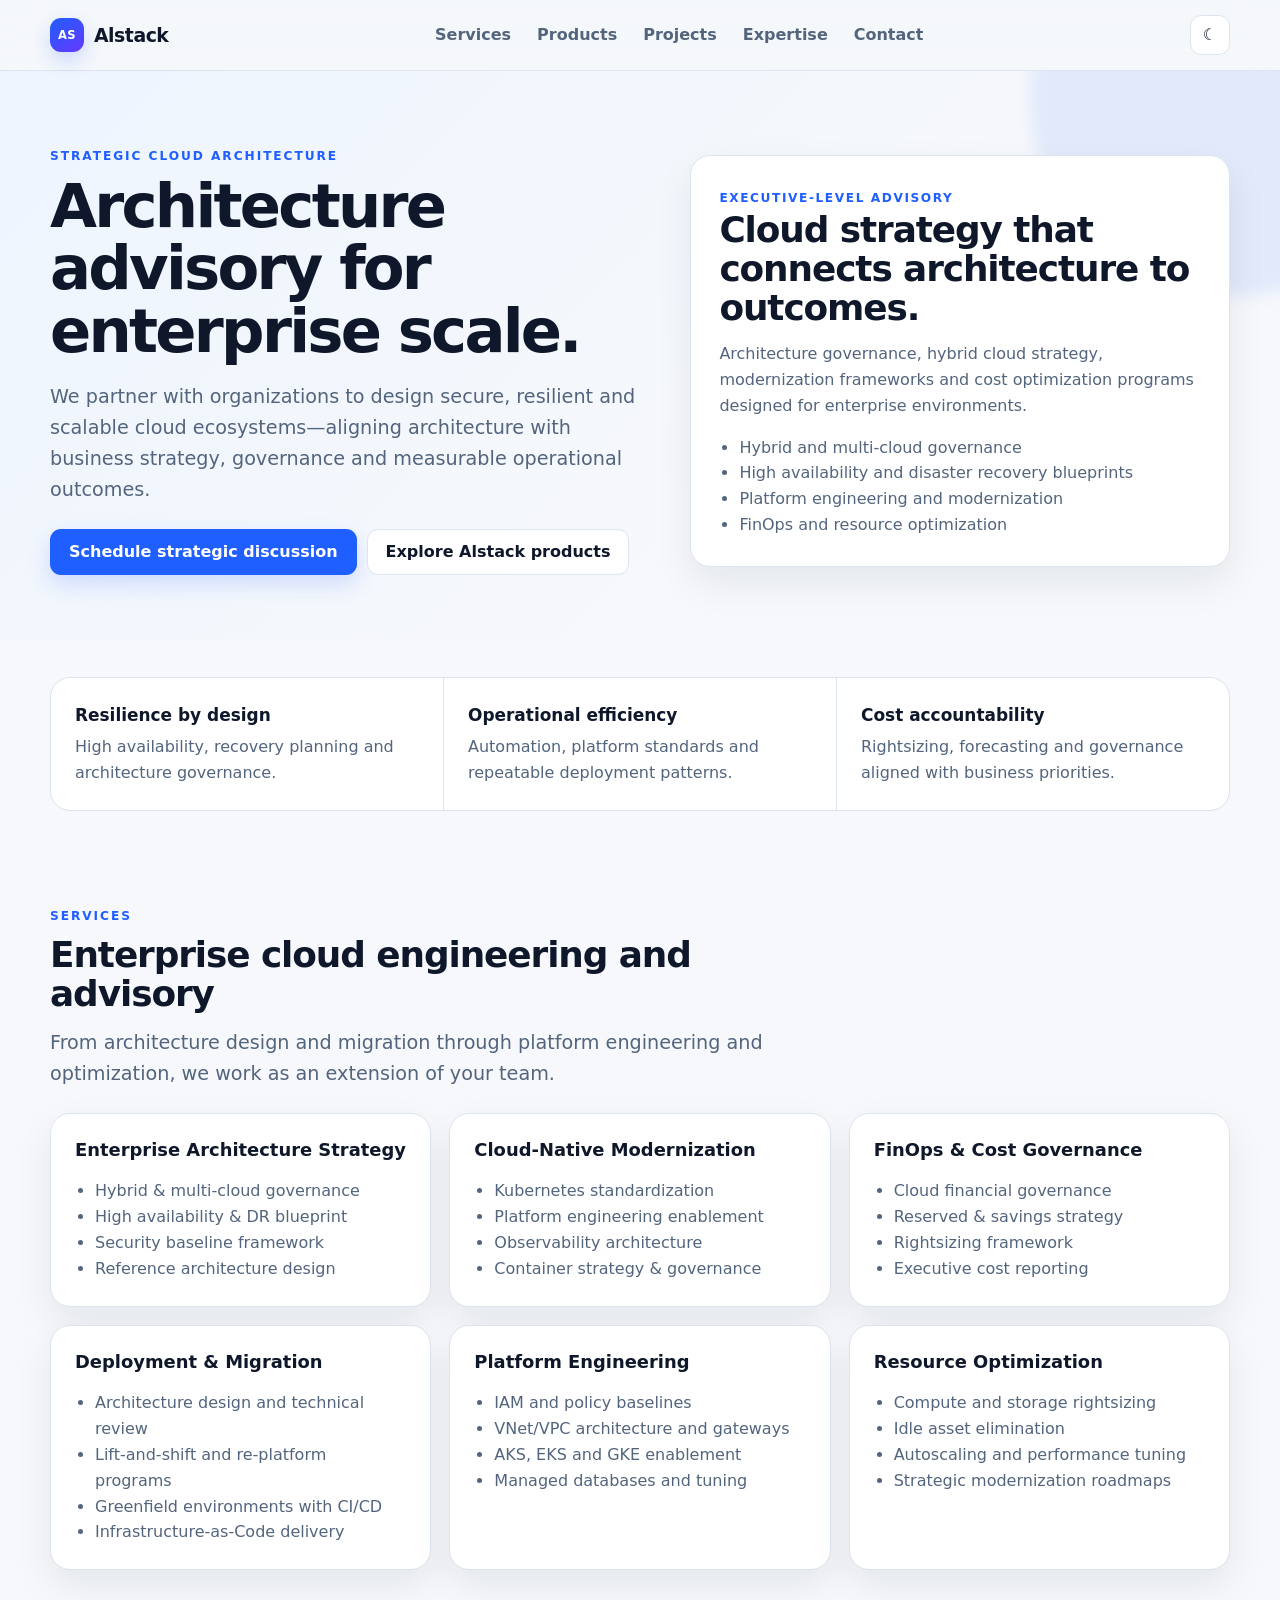
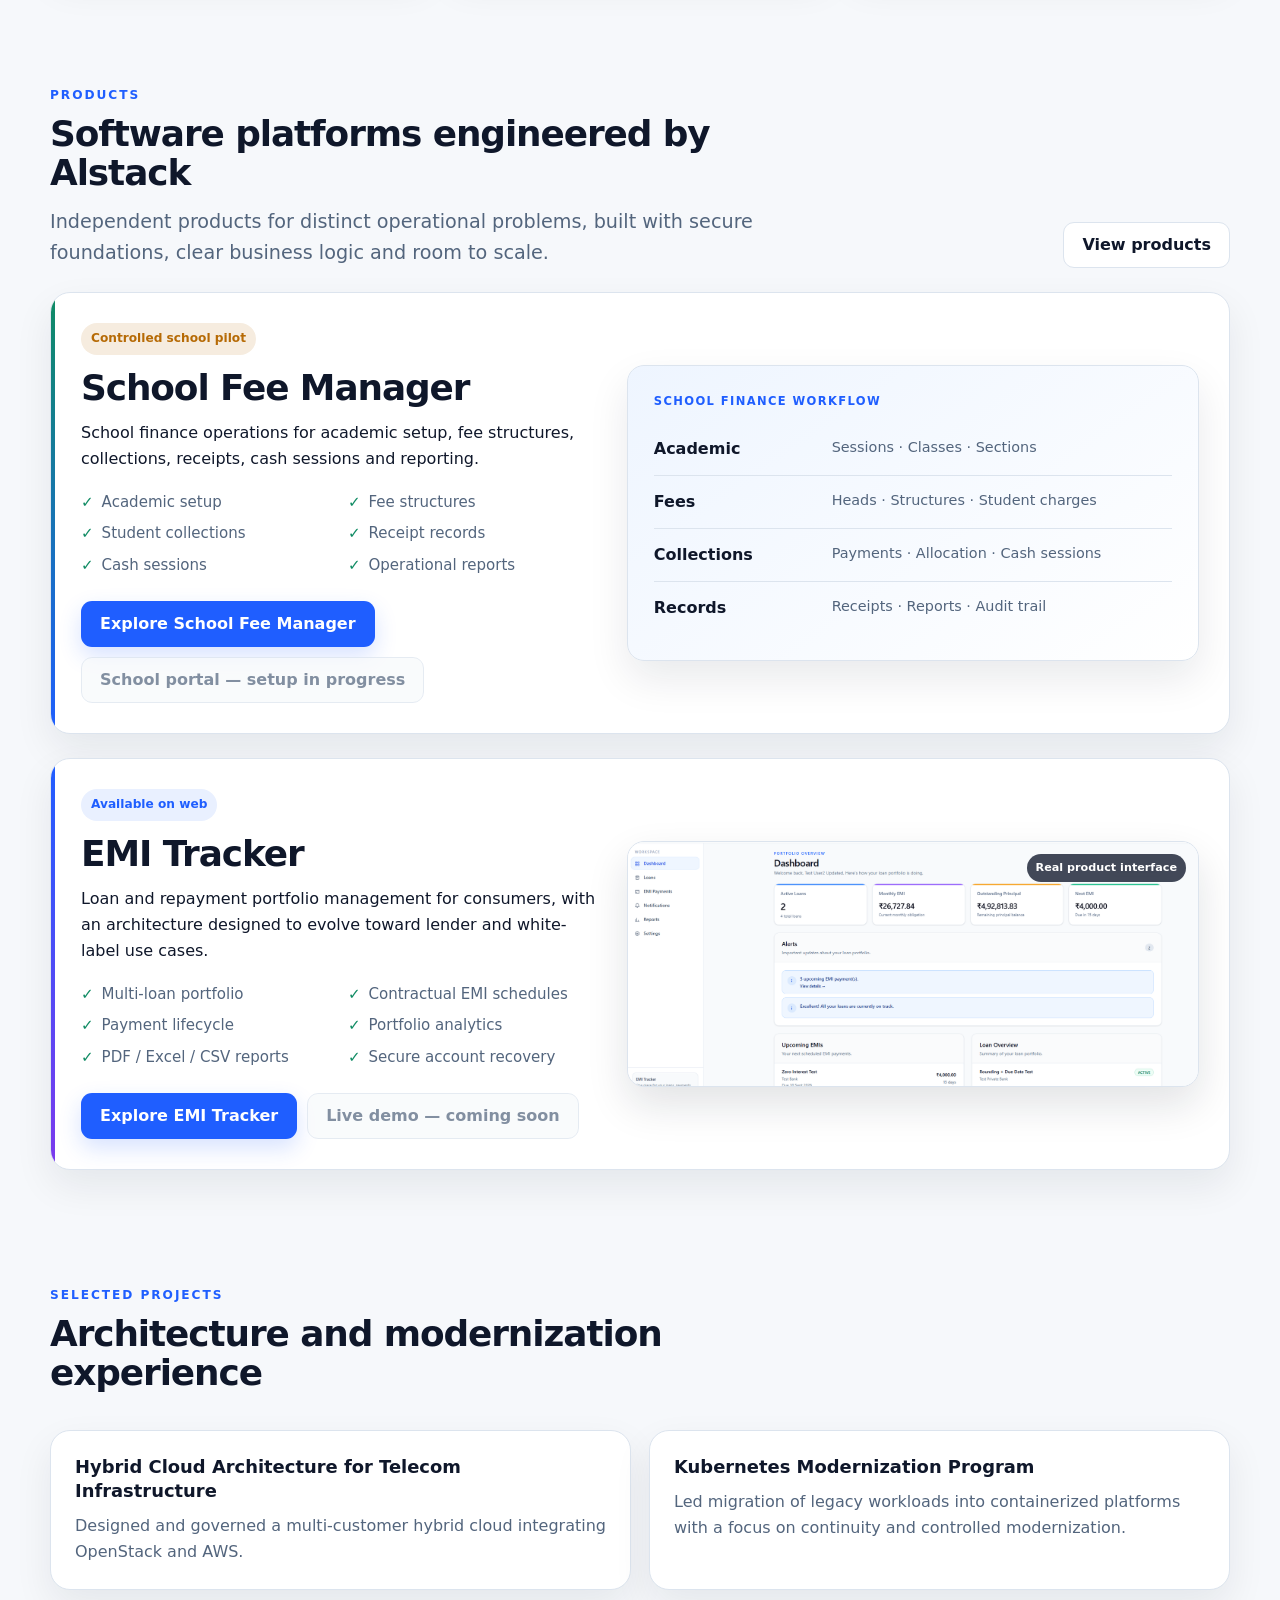
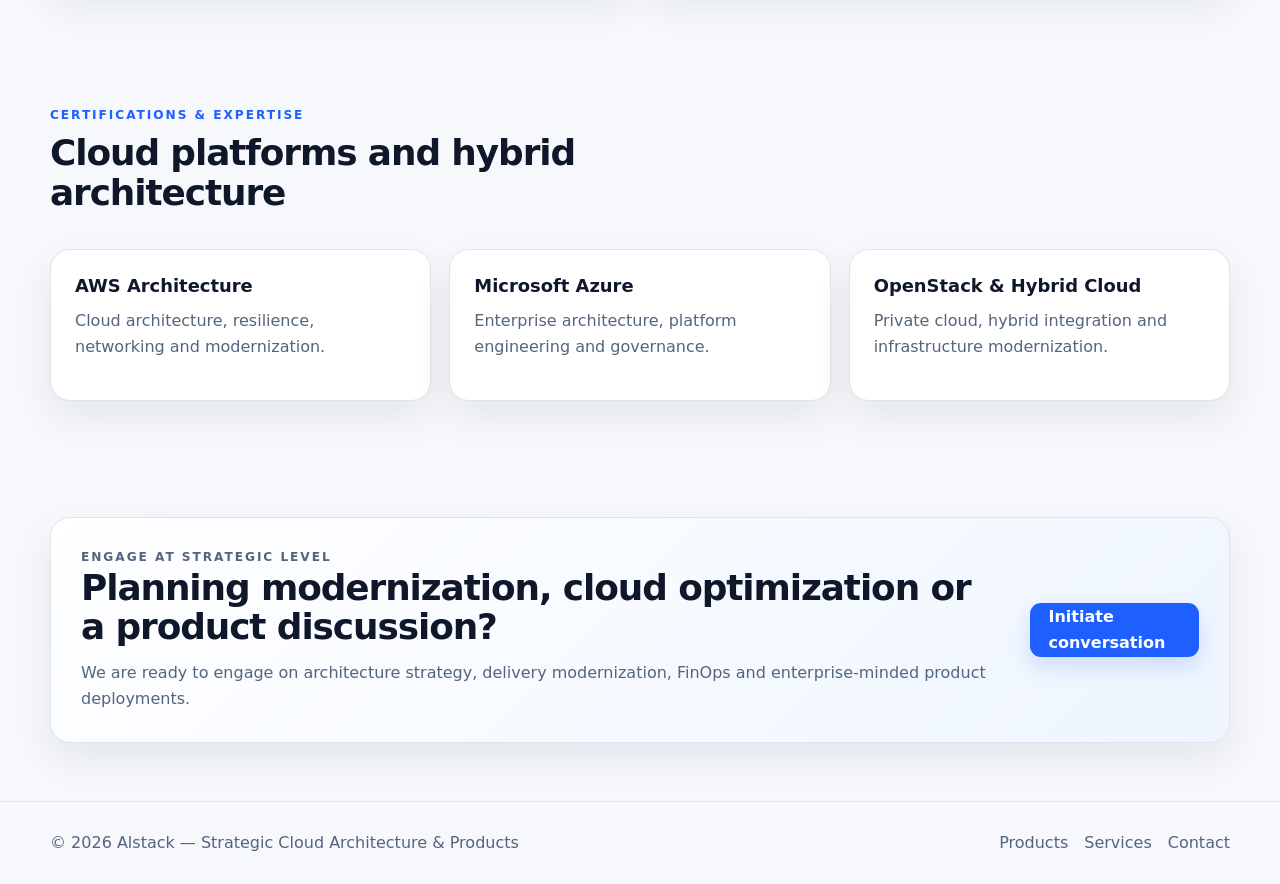
<file: index.html>
<!doctype html>
<html lang="en">
<head>
  <meta charset="utf-8">
  <meta name="viewport" content="width=device-width,initial-scale=1">
  <title>Alstack — Strategic Cloud Architecture & Products</title>
  <meta name="description" content="Alstack provides strategic cloud architecture, modernization, platform engineering and cost governance services, and builds independent software products including School Fee Manager and EMI Tracker.">
  <meta name="theme-color" content="#f6f8fb">
  <link rel="canonical" href="https://alstack.in/">
  <link rel="stylesheet" href="/assets/css/styles.css">
  <script src="/assets/js/config.js" defer></script>
  <script src="/assets/js/site.js" defer></script>
</head>
<body>
<header class="site-header">
  <div class="container navbar">
    <a class="brand" href="/"><span class="brand-mark">AS</span><span>Alstack</span></a>
    <nav class="nav-links" data-nav aria-label="Primary navigation">
      <a href="#services">Services</a>
      <a href="/products/">Products</a>
      <a href="#projects">Projects</a>
      <a href="#expertise">Expertise</a>
      <a href="#contact">Contact</a>
    </nav>
    <div class="nav-actions">
      <button class="icon-button" type="button" data-theme-toggle aria-label="Switch theme">☾</button>
      <button class="menu-button" type="button" data-menu-button aria-expanded="false" aria-label="Open navigation">☰</button>
    </div>
  </div>
</header>

<main>
<section class="hero">
  <div class="container hero-grid">
    <div class="hero-copy" data-reveal>
      <p class="eyebrow">Strategic cloud architecture</p>
      <h1>Architecture advisory for enterprise scale.</h1>
      <p class="lede">We partner with organizations to design secure, resilient and scalable cloud ecosystems—aligning architecture with business strategy, governance and measurable operational outcomes.</p>
      <div class="actions">
        <a class="btn btn-primary" href="#contact">Schedule strategic discussion</a>
        <a class="btn btn-secondary" href="/products/">Explore Alstack products</a>
      </div>
    </div>
    <div class="card hero-panel" data-reveal>
      <span class="panel-tag">Executive-level advisory</span>
      <h2>Cloud strategy that connects architecture to outcomes.</h2>
      <p class="muted">Architecture governance, hybrid cloud strategy, modernization frameworks and cost optimization programs designed for enterprise environments.</p>
      <ul>
        <li>Hybrid and multi-cloud governance</li>
        <li>High availability and disaster recovery blueprints</li>
        <li>Platform engineering and modernization</li>
        <li>FinOps and resource optimization</li>
      </ul>
    </div>
  </div>
</section>

<section class="section-tight">
  <div class="container" data-reveal>
    <div class="proof-strip" aria-label="Enterprise focus areas">
      <div class="proof-item"><strong>Resilience by design</strong><span>High availability, recovery planning and architecture governance.</span></div>
      <div class="proof-item"><strong>Operational efficiency</strong><span>Automation, platform standards and repeatable deployment patterns.</span></div>
      <div class="proof-item"><strong>Cost accountability</strong><span>Rightsizing, forecasting and governance aligned with business priorities.</span></div>
    </div>
  </div>
</section>

<section class="section" id="services">
  <div class="container">
    <div class="section-head" data-reveal>
      <div><p class="eyebrow">Services</p><h2>Enterprise cloud engineering and advisory</h2><p class="lede">From architecture design and migration through platform engineering and optimization, we work as an extension of your team.</p></div>
    </div>
    <div class="grid grid-3">
      <article class="card service-card" data-reveal><h3>Enterprise Architecture Strategy</h3><ul><li>Hybrid & multi-cloud governance</li><li>High availability & DR blueprint</li><li>Security baseline framework</li><li>Reference architecture design</li></ul></article>
      <article class="card service-card" data-reveal><h3>Cloud-Native Modernization</h3><ul><li>Kubernetes standardization</li><li>Platform engineering enablement</li><li>Observability architecture</li><li>Container strategy & governance</li></ul></article>
      <article class="card service-card" data-reveal><h3>FinOps & Cost Governance</h3><ul><li>Cloud financial governance</li><li>Reserved & savings strategy</li><li>Rightsizing framework</li><li>Executive cost reporting</li></ul></article>
      <article class="card service-card" data-reveal><h3>Deployment & Migration</h3><ul><li>Architecture design and technical review</li><li>Lift-and-shift and re-platform programs</li><li>Greenfield environments with CI/CD</li><li>Infrastructure-as-Code delivery</li></ul></article>
      <article class="card service-card" data-reveal><h3>Platform Engineering</h3><ul><li>IAM and policy baselines</li><li>VNet/VPC architecture and gateways</li><li>AKS, EKS and GKE enablement</li><li>Managed databases and tuning</li></ul></article>
      <article class="card service-card" data-reveal><h3>Resource Optimization</h3><ul><li>Compute and storage rightsizing</li><li>Idle asset elimination</li><li>Autoscaling and performance tuning</li><li>Strategic modernization roadmaps</li></ul></article>
    </div>
  </div>
</section>

<section class="section" id="products">
  <div class="container">
    <div class="section-head" data-reveal>
      <div><p class="eyebrow">Products</p><h2>Software platforms engineered by Alstack</h2><p class="lede">Independent products for distinct operational problems, built with secure foundations, clear business logic and room to scale.</p></div>
      <a class="btn btn-secondary" href="/products/">View products</a>
    </div>
    <div class="product-stack">
      <article class="card product-feature sfm-feature" data-reveal>
        <div>
          <span class="product-badge pilot-badge">Controlled school pilot</span>
          <h2>School Fee Manager</h2>
          <p>School finance operations for academic setup, fee structures, collections, receipts, cash sessions and reporting.</p>
          <div class="product-points">
            <span class="product-point">Academic setup</span><span class="product-point">Fee structures</span>
            <span class="product-point">Student collections</span><span class="product-point">Receipt records</span>
            <span class="product-point">Cash sessions</span><span class="product-point">Operational reports</span>
          </div>
          <div class="actions"><a class="btn btn-primary" href="/products/school-fee-manager/">Explore School Fee Manager</a><a class="btn btn-secondary" data-sfm-portal-link href="#">Open school portal</a></div>
        </div>
        <div class="sfm-mini" aria-label="School Fee Manager workflow overview">
          <span class="overview-kicker">School finance workflow</span>
          <div class="mini-row"><strong>Academic</strong><span>Sessions · Classes · Sections</span></div>
          <div class="mini-row"><strong>Fees</strong><span>Heads · Structures · Student charges</span></div>
          <div class="mini-row"><strong>Collections</strong><span>Payments · Allocation · Cash sessions</span></div>
          <div class="mini-row"><strong>Records</strong><span>Receipts · Reports · Audit trail</span></div>
        </div>
      </article>

      <article class="card product-feature" data-reveal>
        <div>
          <span class="product-badge">Available on web</span>
          <h2>EMI Tracker</h2>
          <p>Loan and repayment portfolio management for consumers, with an architecture designed to evolve toward lender and white-label use cases.</p>
          <div class="product-points">
            <span class="product-point">Multi-loan portfolio</span><span class="product-point">Contractual EMI schedules</span>
            <span class="product-point">Payment lifecycle</span><span class="product-point">Portfolio analytics</span>
            <span class="product-point">PDF / Excel / CSV reports</span><span class="product-point">Secure account recovery</span>
          </div>
          <div class="actions"><a class="btn btn-primary" href="/products/emi-tracker/">Explore EMI Tracker</a><a class="btn btn-secondary" data-demo-link href="#">Live demo</a></div>
        </div>
        <figure class="product-shot" aria-label="EMI Tracker dashboard interface">
          <img src="/assets/images/emi-tracker-dashboard.png" alt="EMI Tracker dashboard showing loan portfolio metrics, alerts and upcoming EMI information" loading="lazy">
          <figcaption class="product-shot-label">Real product interface</figcaption>
        </figure>
      </article>
    </div>
  </div>
</section>

<section class="section" id="projects">
  <div class="container">
    <div class="section-head" data-reveal><div><p class="eyebrow">Selected projects</p><h2>Architecture and modernization experience</h2></div></div>
    <div class="grid grid-2">
      <article class="card project-card" data-reveal><h3>Hybrid Cloud Architecture for Telecom Infrastructure</h3><p>Designed and governed a multi-customer hybrid cloud integrating OpenStack and AWS.</p></article>
      <article class="card project-card" data-reveal><h3>Kubernetes Modernization Program</h3><p>Led migration of legacy workloads into containerized platforms with a focus on continuity and controlled modernization.</p></article>
    </div>
  </div>
</section>

<section class="section" id="expertise">
  <div class="container">
    <div class="section-head" data-reveal><div><p class="eyebrow">Certifications & expertise</p><h2>Cloud platforms and hybrid architecture</h2></div></div>
    <div class="grid grid-3">
      <div class="card expertise-card" data-reveal><h3>AWS Architecture</h3><p class="muted">Cloud architecture, resilience, networking and modernization.</p></div>
      <div class="card expertise-card" data-reveal><h3>Microsoft Azure</h3><p class="muted">Enterprise architecture, platform engineering and governance.</p></div>
      <div class="card expertise-card" data-reveal><h3>OpenStack & Hybrid Cloud</h3><p class="muted">Private cloud, hybrid integration and infrastructure modernization.</p></div>
    </div>
  </div>
</section>

<section class="section" id="contact">
  <div class="container">
    <div class="card cta-panel" data-reveal>
      <div><p class="eyebrow">Engage at strategic level</p><h2>Planning modernization, cloud optimization or a product discussion?</h2><p>We are ready to engage on architecture strategy, delivery modernization, FinOps and enterprise-minded product deployments.</p></div>
      <a class="btn btn-primary" data-contact-link href="mailto:hello@alstack.in">Initiate conversation</a>
    </div>
  </div>
</section>
</main>

<footer class="site-footer"><div class="container footer-row"><span>© <span data-year></span> Alstack — Strategic Cloud Architecture & Products</span><div class="footer-links"><a href="/products/">Products</a><a href="#services">Services</a><a data-contact-link href="mailto:hello@alstack.in">Contact</a></div></div></footer>
</body>
</html>
</file>
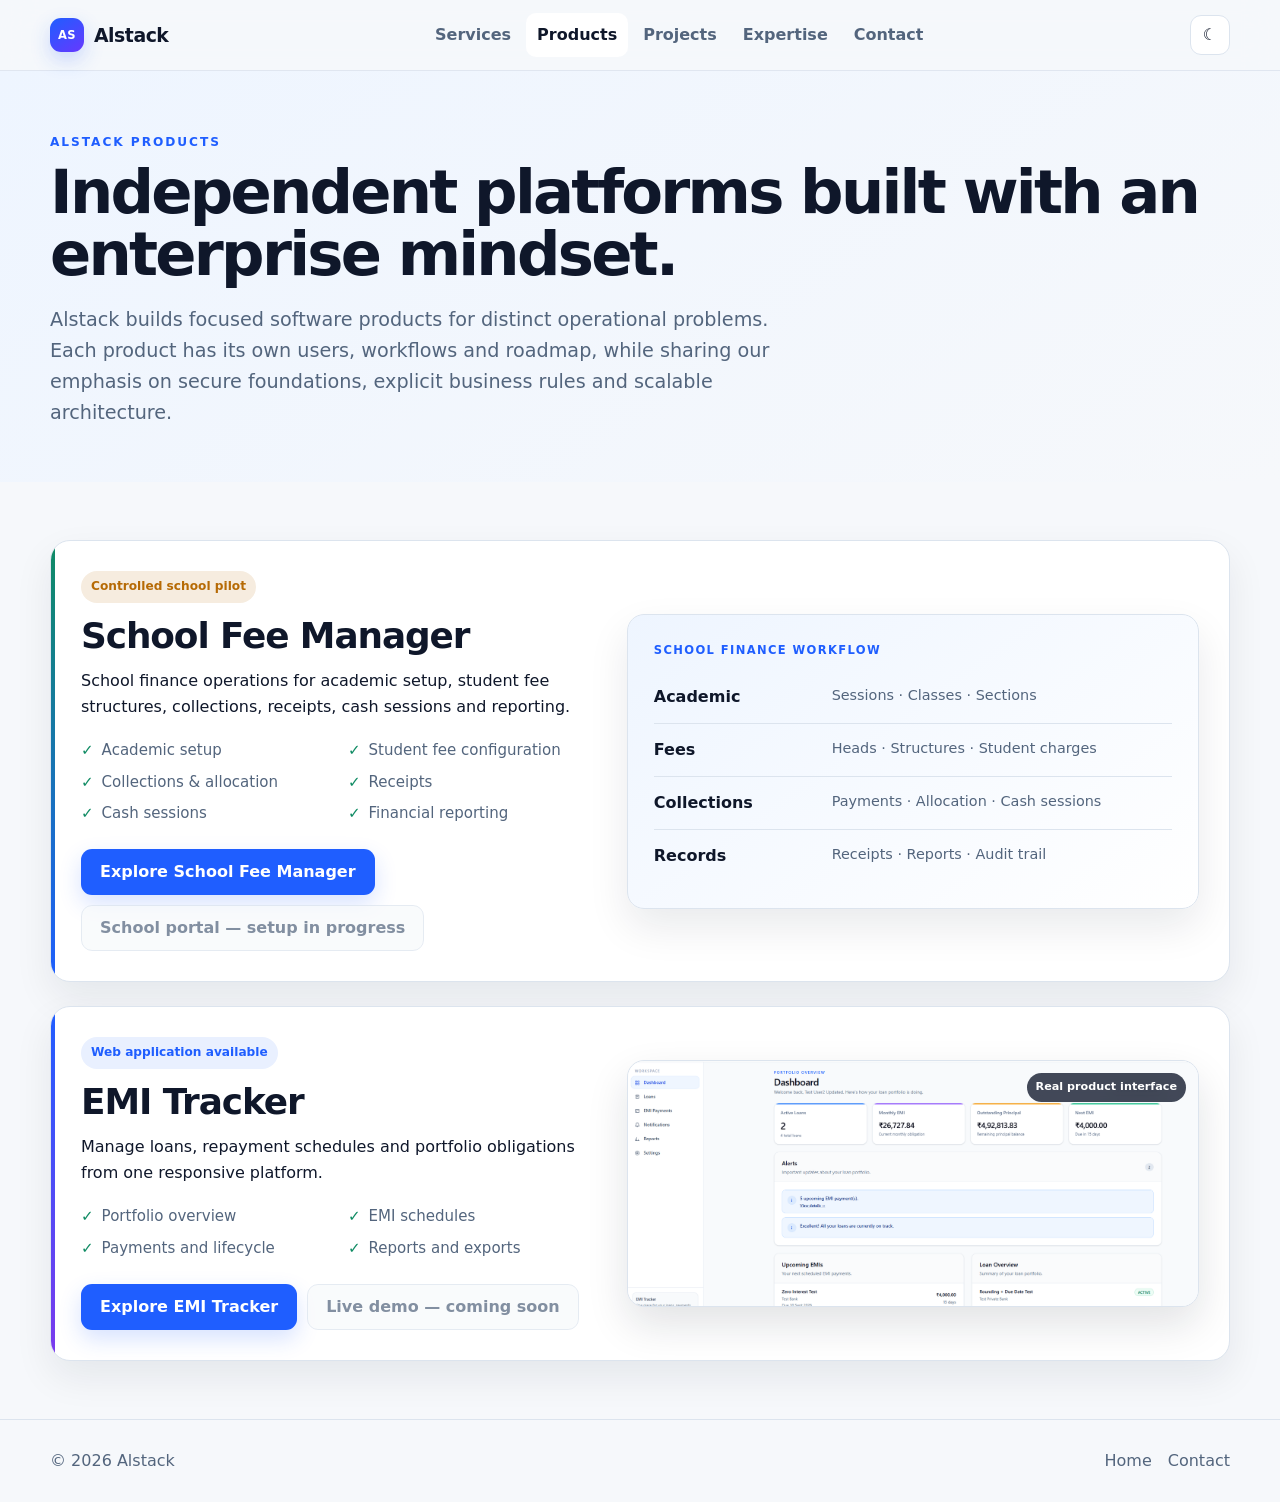
<file: products/index.html>
<!doctype html>
<html lang="en">
<head>
  <meta charset="utf-8">
  <meta name="viewport" content="width=device-width,initial-scale=1">
  <title>Products — Alstack</title>
  <meta name="description" content="Independent software products engineered by Alstack, including School Fee Manager for school finance operations and EMI Tracker for loan and repayment portfolio management.">
  <link rel="canonical" href="https://alstack.in/products/">
  <link rel="stylesheet" href="/assets/css/styles.css">
  <script src="/assets/js/config.js" defer></script>
  <script src="/assets/js/site.js" defer></script>
</head>
<body>
<header class="site-header">
  <div class="container navbar">
    <a class="brand" href="/"><span class="brand-mark">AS</span><span>Alstack</span></a>
    <nav class="nav-links" data-nav aria-label="Primary navigation">
      <a href="/#services">Services</a><a href="/products/" aria-current="page">Products</a><a href="/#projects">Projects</a><a href="/#expertise">Expertise</a><a href="/#contact">Contact</a>
    </nav>
    <div class="nav-actions"><button class="icon-button" type="button" data-theme-toggle aria-label="Switch theme">☾</button><button class="menu-button" type="button" data-menu-button aria-expanded="false" aria-label="Open navigation">☰</button></div>
  </div>
</header>
<main>
<section class="product-hero">
  <div class="container">
    <p class="eyebrow">Alstack products</p>
    <h1>Independent platforms built with an enterprise mindset.</h1>
    <p class="lede">Alstack builds focused software products for distinct operational problems. Each product has its own users, workflows and roadmap, while sharing our emphasis on secure foundations, explicit business rules and scalable architecture.</p>
  </div>
</section>
<section class="section">
  <div class="container product-stack">
    <article class="card product-feature sfm-feature" data-reveal>
      <div>
        <span class="product-badge pilot-badge">Controlled school pilot</span>
        <h2>School Fee Manager</h2>
        <p>School finance operations for academic setup, student fee structures, collections, receipts, cash sessions and reporting.</p>
        <div class="product-points"><span class="product-point">Academic setup</span><span class="product-point">Student fee configuration</span><span class="product-point">Collections & allocation</span><span class="product-point">Receipts</span><span class="product-point">Cash sessions</span><span class="product-point">Financial reporting</span></div>
        <div class="actions"><a class="btn btn-primary" href="/products/school-fee-manager/">Explore School Fee Manager</a><a class="btn btn-secondary" data-sfm-portal-link href="#">Open school portal</a></div>
      </div>
      <div class="sfm-mini" aria-label="School Fee Manager workflow overview">
        <span class="overview-kicker">School finance workflow</span>
        <div class="mini-row"><strong>Academic</strong><span>Sessions · Classes · Sections</span></div>
        <div class="mini-row"><strong>Fees</strong><span>Heads · Structures · Student charges</span></div>
        <div class="mini-row"><strong>Collections</strong><span>Payments · Allocation · Cash sessions</span></div>
        <div class="mini-row"><strong>Records</strong><span>Receipts · Reports · Audit trail</span></div>
      </div>
    </article>

    <article class="card product-feature" data-reveal>
      <div>
        <span class="product-badge">Web application available</span>
        <h2>EMI Tracker</h2>
        <p>Manage loans, repayment schedules and portfolio obligations from one responsive platform.</p>
        <div class="product-points"><span class="product-point">Portfolio overview</span><span class="product-point">EMI schedules</span><span class="product-point">Payments and lifecycle</span><span class="product-point">Reports and exports</span></div>
        <div class="actions"><a class="btn btn-primary" href="/products/emi-tracker/">Explore EMI Tracker</a><a class="btn btn-secondary" data-demo-link href="#">Live demo</a></div>
      </div>
      <figure class="product-shot" aria-label="EMI Tracker dashboard interface">
        <img src="/assets/images/emi-tracker-dashboard.png" alt="EMI Tracker dashboard showing loan portfolio metrics and repayment information" loading="lazy">
        <figcaption class="product-shot-label">Real product interface</figcaption>
      </figure>
    </article>
  </div>
</section>
</main>
<footer class="site-footer"><div class="container footer-row"><span>© <span data-year></span> Alstack</span><div class="footer-links"><a href="/">Home</a><a data-contact-link href="mailto:hello@alstack.in">Contact</a></div></div></footer>
</body>
</html>
</file>
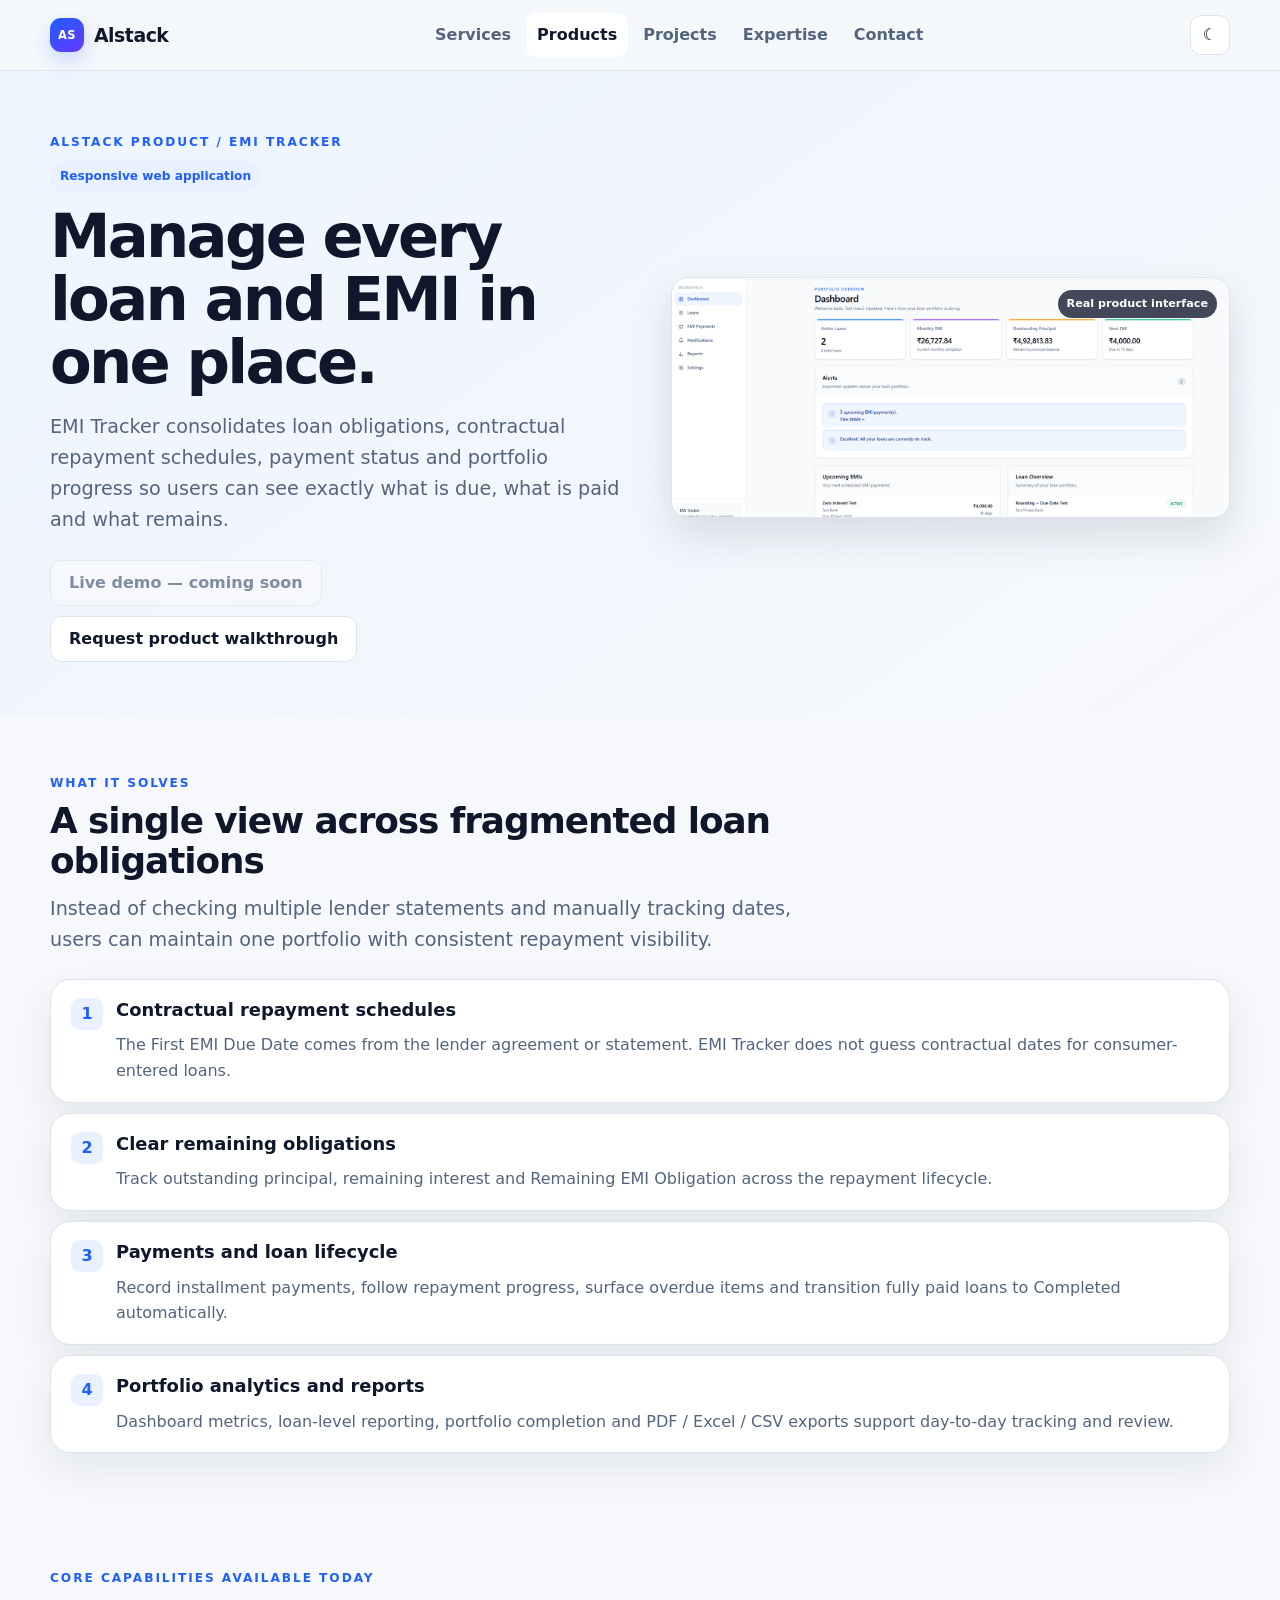
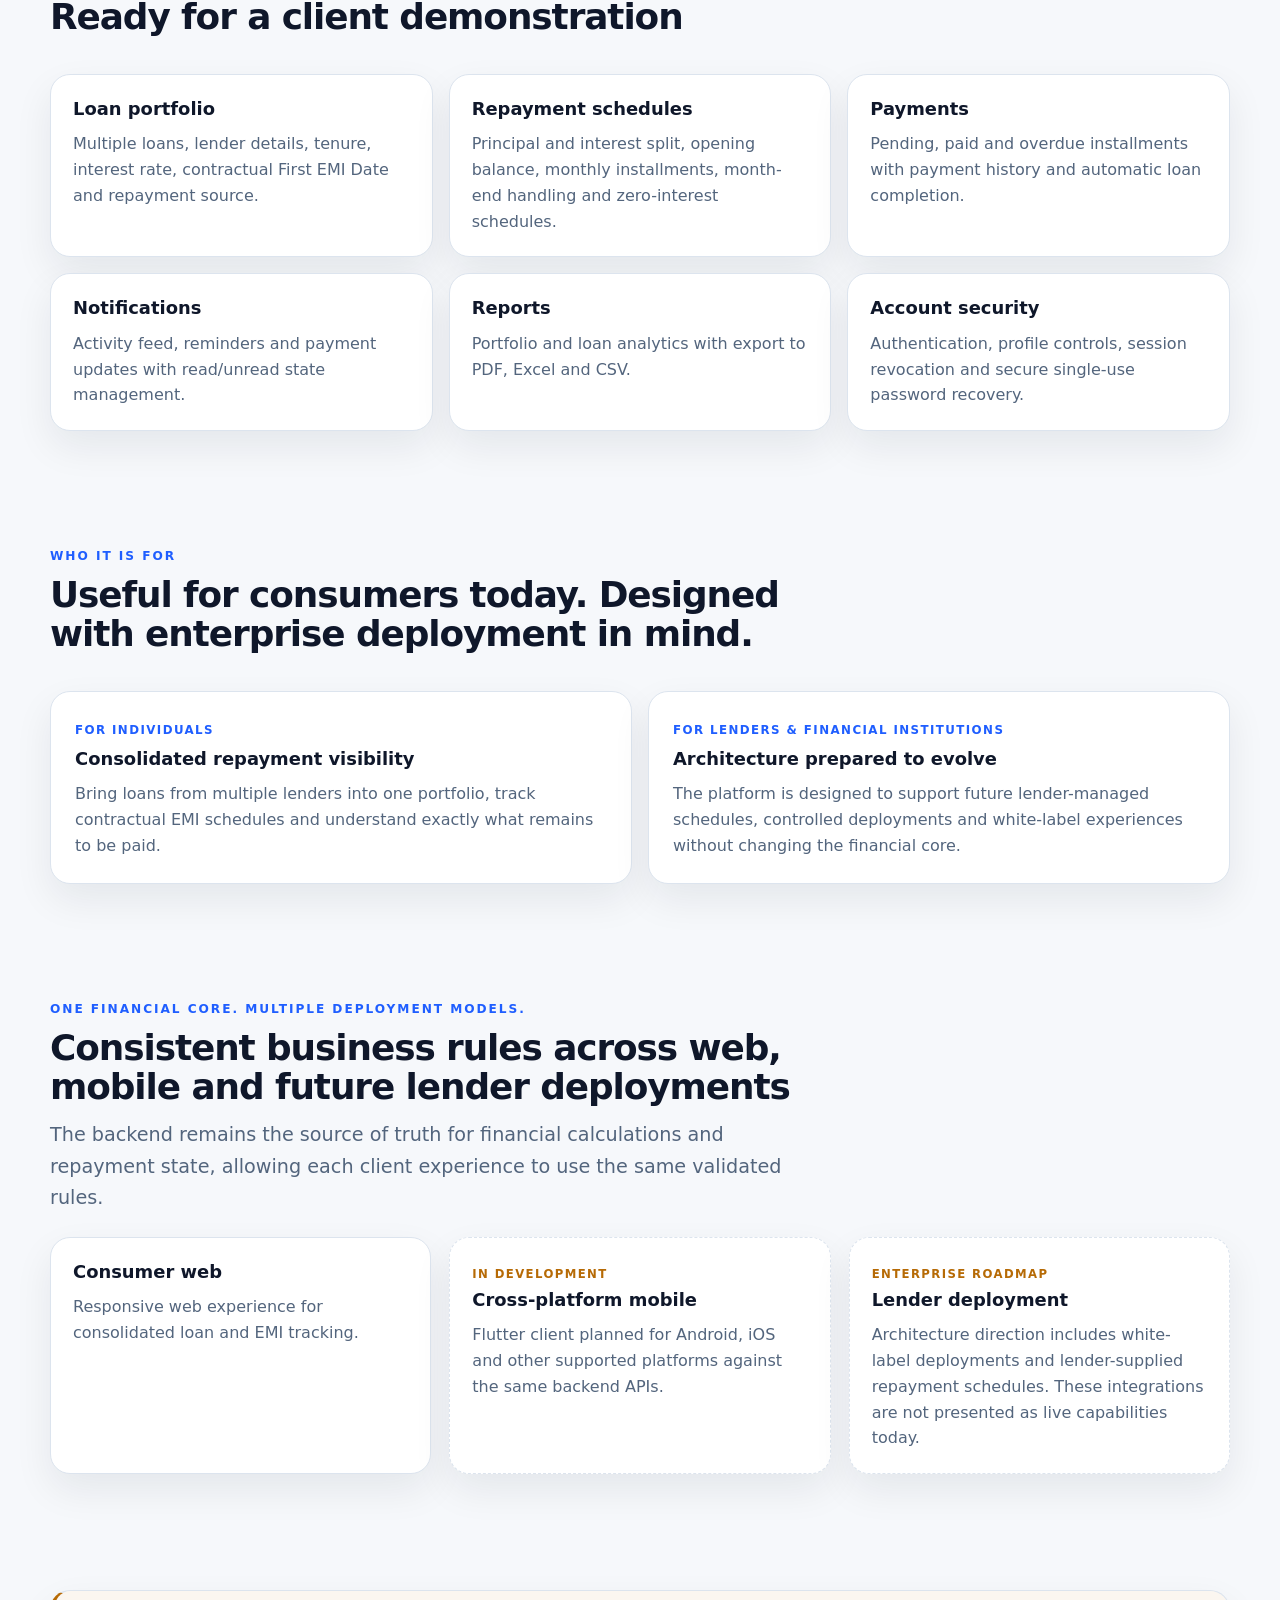
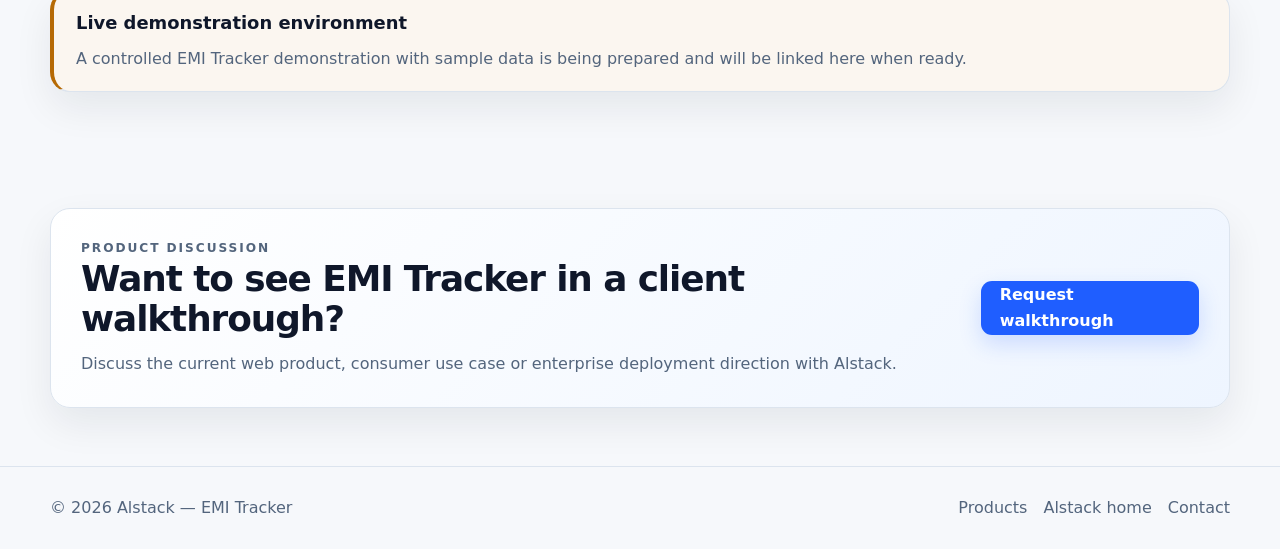
<file: products/emi-tracker/index.html>
<!doctype html>
<html lang="en">
<head>
  <meta charset="utf-8">
  <meta name="viewport" content="width=device-width,initial-scale=1">
  <title>EMI Tracker — Loan & Repayment Portfolio Management | Alstack</title>
  <meta name="description" content="EMI Tracker by Alstack helps users manage multiple loans, contractual EMI schedules, repayment progress, reports and remaining obligations from one responsive web platform.">
  <link rel="canonical" href="https://alstack.in/products/emi-tracker/">
  <link rel="stylesheet" href="/assets/css/styles.css">
  <script src="/assets/js/config.js" defer></script>
  <script src="/assets/js/site.js" defer></script>
</head>
<body>
<header class="site-header">
  <div class="container navbar">
    <a class="brand" href="/"><span class="brand-mark">AS</span><span>Alstack</span></a>
    <nav class="nav-links" data-nav aria-label="Primary navigation">
      <a href="/#services">Services</a><a href="/products/" aria-current="page">Products</a><a href="/#projects">Projects</a><a href="/#expertise">Expertise</a><a href="/#contact">Contact</a>
    </nav>
    <div class="nav-actions"><button class="icon-button" type="button" data-theme-toggle aria-label="Switch theme">☾</button><button class="menu-button" type="button" data-menu-button aria-expanded="false" aria-label="Open navigation">☰</button></div>
  </div>
</header>
<main>
<section class="product-hero">
  <div class="container product-hero-grid">
    <div data-reveal>
      <p class="eyebrow">Alstack product / EMI Tracker</p>
      <span class="product-badge">Responsive web application</span>
      <h1>Manage every loan and EMI in one place.</h1>
      <p class="lede">EMI Tracker consolidates loan obligations, contractual repayment schedules, payment status and portfolio progress so users can see exactly what is due, what is paid and what remains.</p>
      <div class="actions"><a class="btn btn-primary" data-demo-link href="#">Live demo</a><a class="btn btn-secondary" data-contact-link href="mailto:hello@alstack.in">Request product walkthrough</a></div>
    </div>
    <figure class="product-shot" data-reveal aria-label="EMI Tracker dashboard interface">
      <img src="/assets/images/emi-tracker-dashboard.png" alt="EMI Tracker dashboard showing active loans, monthly EMI, outstanding principal, next EMI and alerts">
      <figcaption class="product-shot-label">Real product interface</figcaption>
    </figure>
  </div>
</section>

<section class="section">
  <div class="container">
    <div class="section-head" data-reveal><div><p class="eyebrow">What it solves</p><h2>A single view across fragmented loan obligations</h2><p class="lede">Instead of checking multiple lender statements and manually tracking dates, users can maintain one portfolio with consistent repayment visibility.</p></div></div>
    <div class="feature-list">
      <article class="card feature-row" data-reveal><span class="feature-icon">1</span><div><h3>Contractual repayment schedules</h3><p>The First EMI Due Date comes from the lender agreement or statement. EMI Tracker does not guess contractual dates for consumer-entered loans.</p></div></article>
      <article class="card feature-row" data-reveal><span class="feature-icon">2</span><div><h3>Clear remaining obligations</h3><p>Track outstanding principal, remaining interest and Remaining EMI Obligation across the repayment lifecycle.</p></div></article>
      <article class="card feature-row" data-reveal><span class="feature-icon">3</span><div><h3>Payments and loan lifecycle</h3><p>Record installment payments, follow repayment progress, surface overdue items and transition fully paid loans to Completed automatically.</p></div></article>
      <article class="card feature-row" data-reveal><span class="feature-icon">4</span><div><h3>Portfolio analytics and reports</h3><p>Dashboard metrics, loan-level reporting, portfolio completion and PDF / Excel / CSV exports support day-to-day tracking and review.</p></div></article>
    </div>
  </div>
</section>

<section class="section">
  <div class="container">
    <div class="section-head" data-reveal><div><p class="eyebrow">Core capabilities available today</p><h2>Ready for a client demonstration</h2></div></div>
    <div class="capability-grid">
      <article class="card capability" data-reveal><h3>Loan portfolio</h3><p>Multiple loans, lender details, tenure, interest rate, contractual First EMI Date and repayment source.</p></article>
      <article class="card capability" data-reveal><h3>Repayment schedules</h3><p>Principal and interest split, opening balance, monthly installments, month-end handling and zero-interest schedules.</p></article>
      <article class="card capability" data-reveal><h3>Payments</h3><p>Pending, paid and overdue installments with payment history and automatic loan completion.</p></article>
      <article class="card capability" data-reveal><h3>Notifications</h3><p>Activity feed, reminders and payment updates with read/unread state management.</p></article>
      <article class="card capability" data-reveal><h3>Reports</h3><p>Portfolio and loan analytics with export to PDF, Excel and CSV.</p></article>
      <article class="card capability" data-reveal><h3>Account security</h3><p>Authentication, profile controls, session revocation and secure single-use password recovery.</p></article>
    </div>
  </div>
</section>

<section class="section">
  <div class="container">
    <div class="section-head" data-reveal><div><p class="eyebrow">Who it is for</p><h2>Useful for consumers today. Designed with enterprise deployment in mind.</h2></div></div>
    <div class="audience-grid">
      <article class="card audience-card" data-reveal><span class="audience-tag">For individuals</span><h3>Consolidated repayment visibility</h3><p>Bring loans from multiple lenders into one portfolio, track contractual EMI schedules and understand exactly what remains to be paid.</p></article>
      <article class="card audience-card" data-reveal><span class="audience-tag">For lenders & financial institutions</span><h3>Architecture prepared to evolve</h3><p>The platform is designed to support future lender-managed schedules, controlled deployments and white-label experiences without changing the financial core.</p></article>
    </div>
  </div>
</section>

<section class="section">
  <div class="container">
    <div class="section-head" data-reveal><div><p class="eyebrow">One financial core. Multiple deployment models.</p><h2>Consistent business rules across web, mobile and future lender deployments</h2><p class="lede">The backend remains the source of truth for financial calculations and repayment state, allowing each client experience to use the same validated rules.</p></div></div>
    <div class="grid grid-3">
      <article class="card capability" data-reveal><h3>Consumer web</h3><p>Responsive web experience for consolidated loan and EMI tracking.</p></article>
      <article class="card capability roadmap" data-reveal><span class="roadmap-label">In development</span><h3>Cross-platform mobile</h3><p>Flutter client planned for Android, iOS and other supported platforms against the same backend APIs.</p></article>
      <article class="card capability roadmap" data-reveal><span class="roadmap-label">Enterprise roadmap</span><h3>Lender deployment</h3><p>Architecture direction includes white-label deployments and lender-supplied repayment schedules. These integrations are not presented as live capabilities today.</p></article>
    </div>
  </div>
</section>

<section class="section" id="demo-status">
  <div class="container"><div class="card demo-status" data-reveal><h3>Live demonstration environment</h3><p class="muted">A controlled EMI Tracker demonstration with sample data is being prepared and will be linked here when ready.</p></div></div>
</section>

<section class="section">
  <div class="container"><div class="card cta-panel" data-reveal><div><p class="eyebrow">Product discussion</p><h2>Want to see EMI Tracker in a client walkthrough?</h2><p>Discuss the current web product, consumer use case or enterprise deployment direction with Alstack.</p></div><a class="btn btn-primary" data-contact-link href="mailto:hello@alstack.in">Request walkthrough</a></div></div>
</section>
</main>
<footer class="site-footer"><div class="container footer-row"><span>© <span data-year></span> Alstack — EMI Tracker</span><div class="footer-links"><a href="/products/">Products</a><a href="/">Alstack home</a><a data-contact-link href="mailto:hello@alstack.in">Contact</a></div></div></footer>
</body>
</html>
</file>
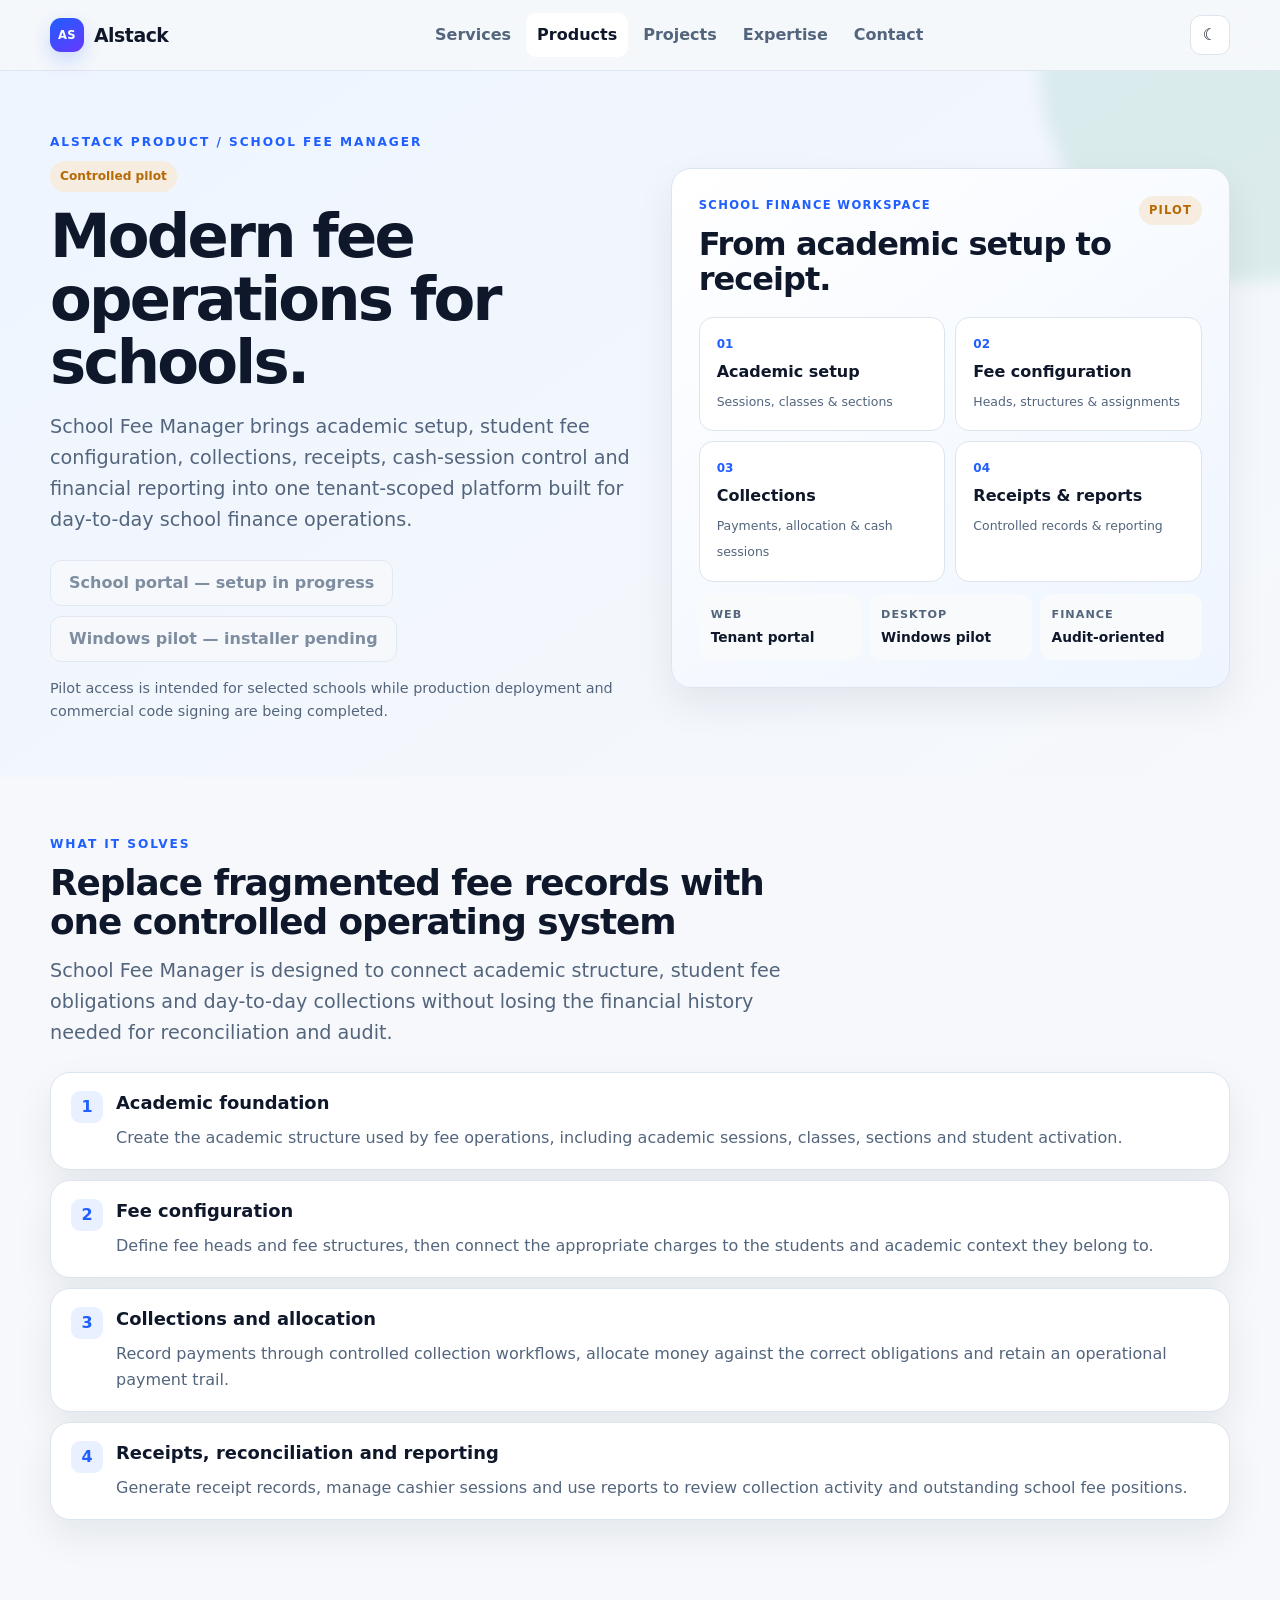
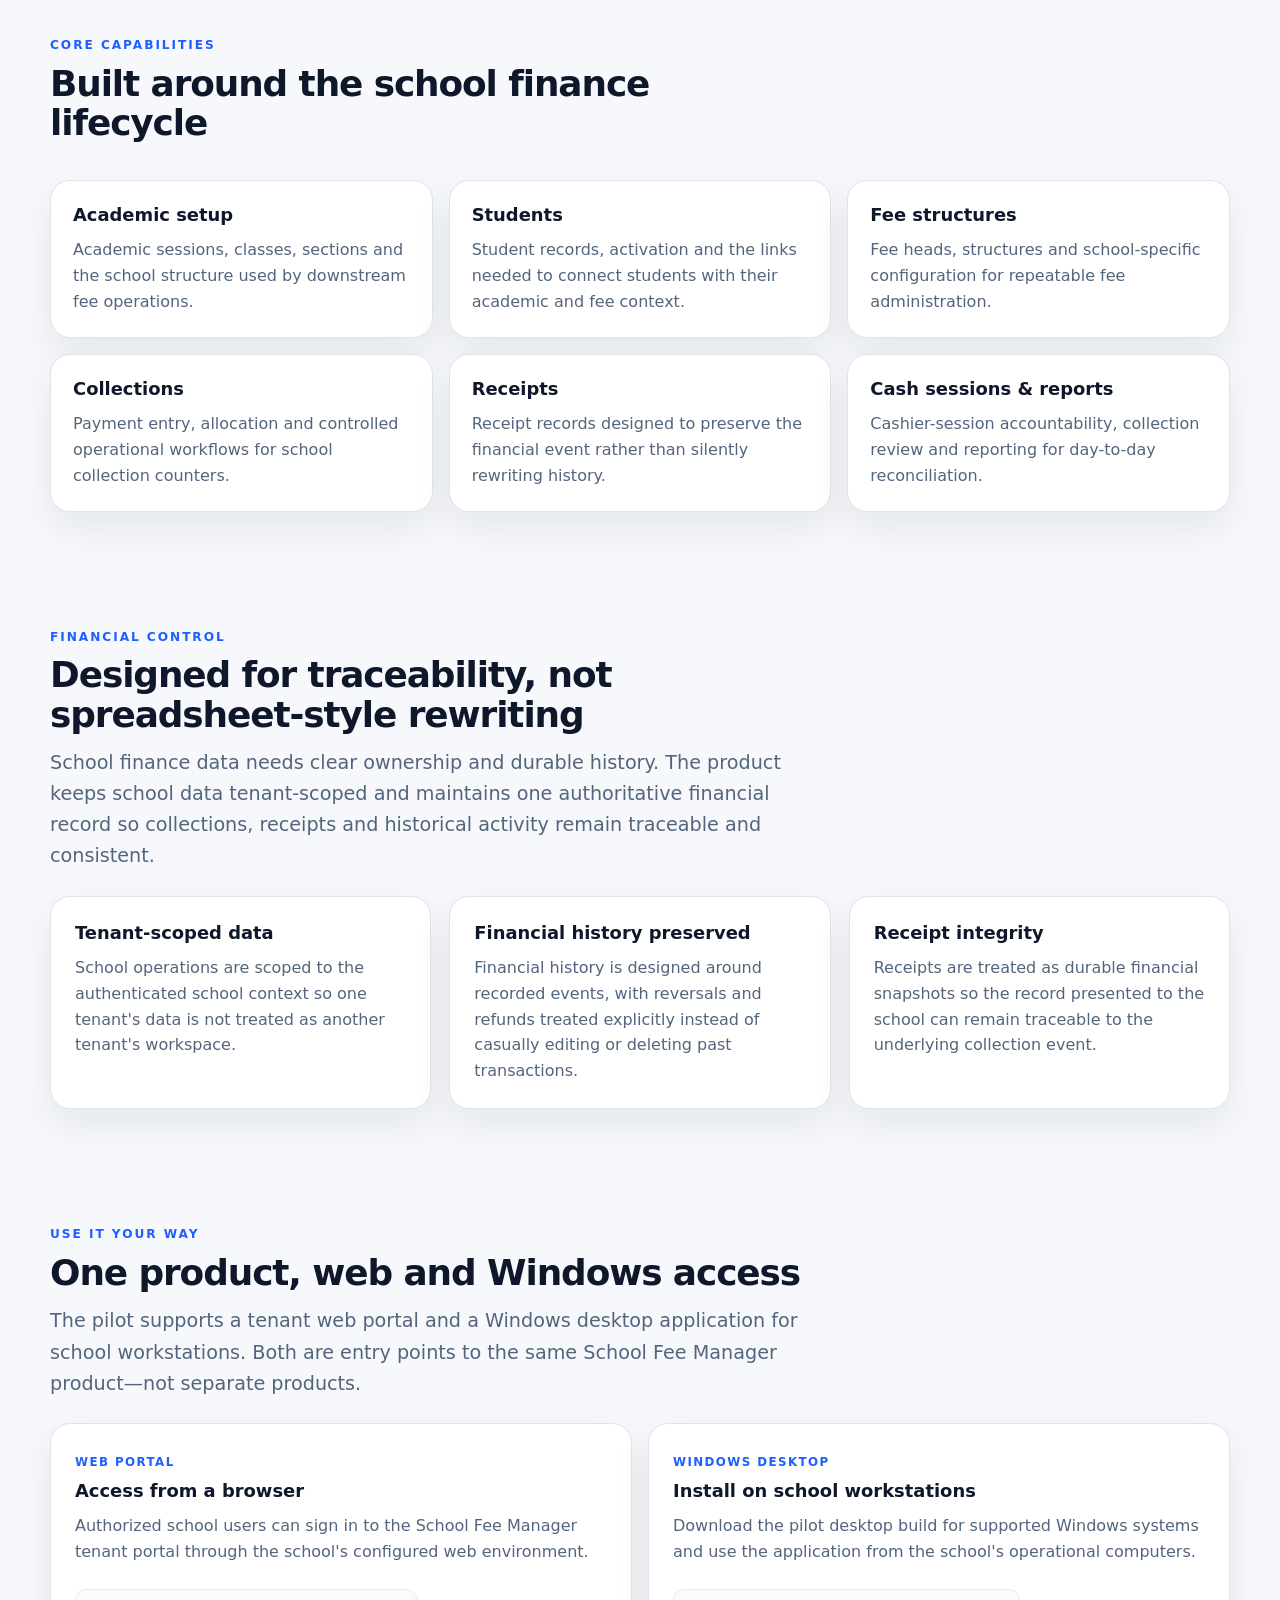
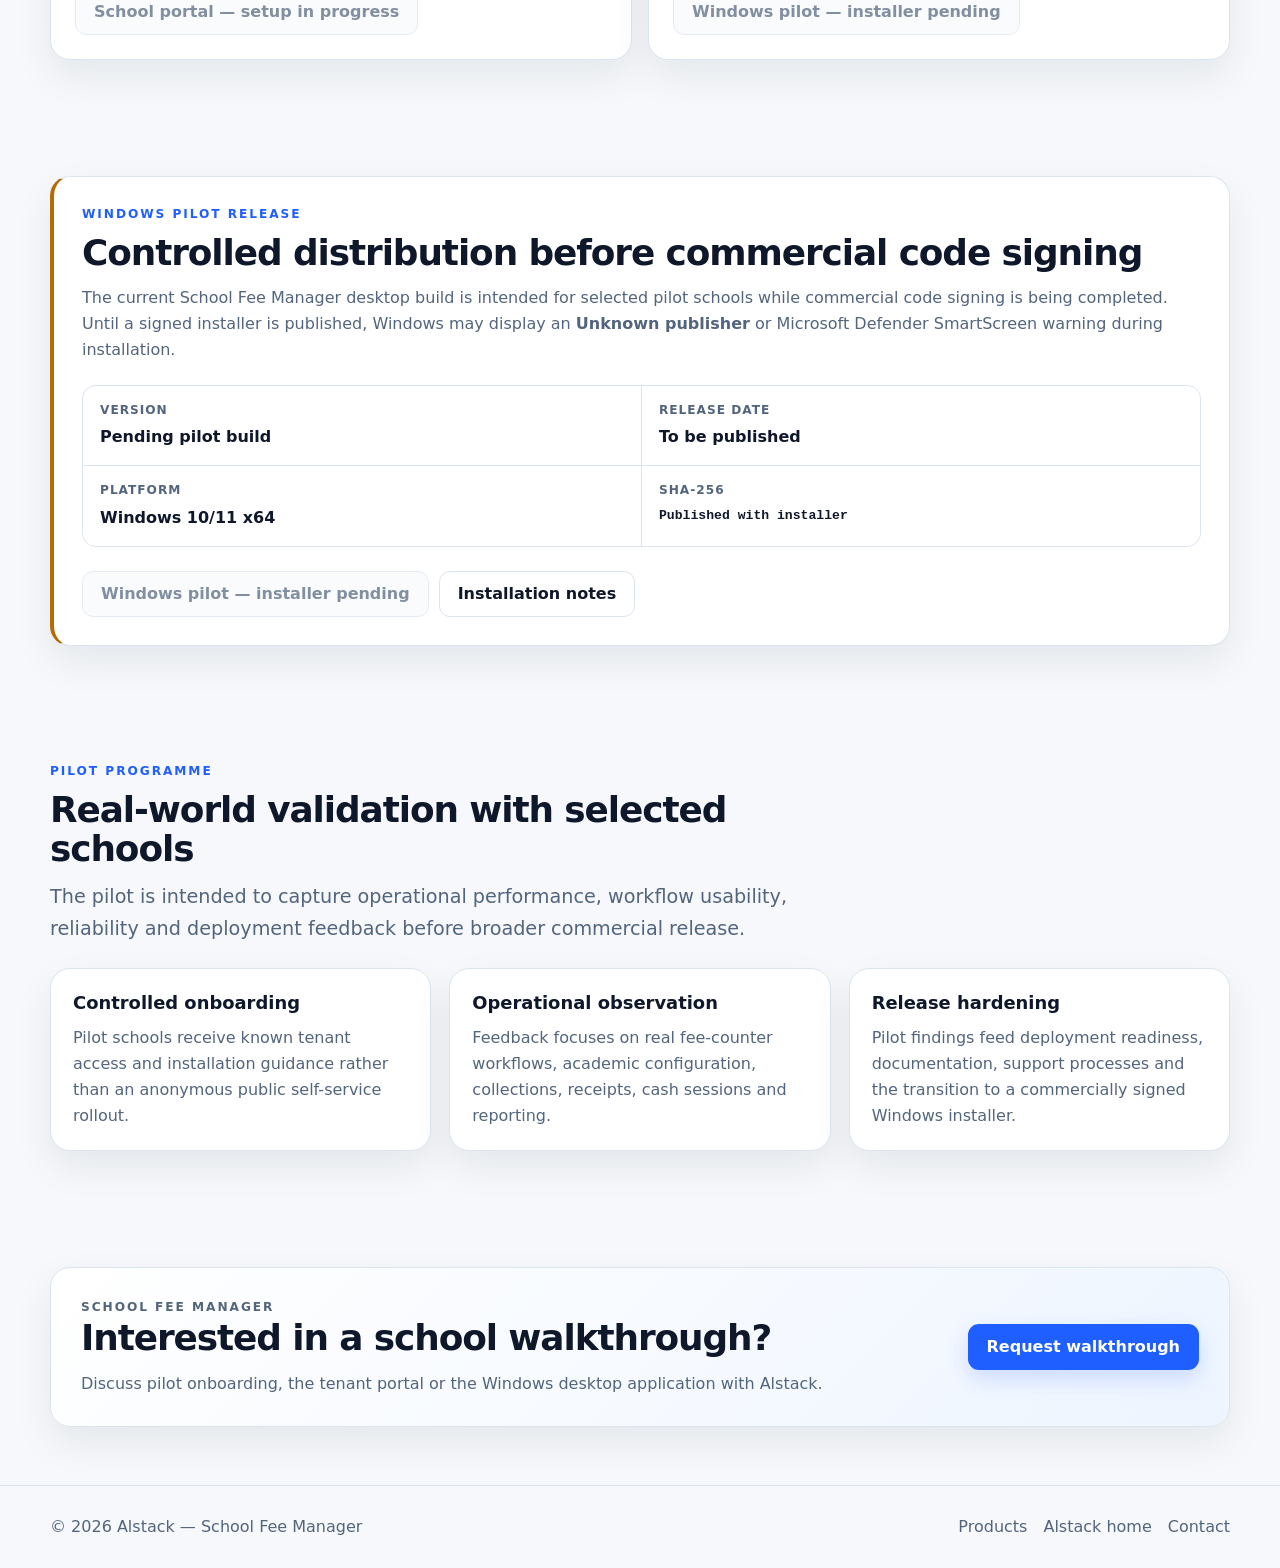
<file: products/school-fee-manager/index.html>
<!doctype html>
<html lang="en">
<head>
  <meta charset="utf-8">
  <meta name="viewport" content="width=device-width,initial-scale=1">
  <title>School Fee Manager — Fee Operations for Schools | Alstack</title>
  <meta name="description" content="School Fee Manager by Alstack brings academic setup, student fee configuration, collections, receipts, cash sessions and financial reporting into one controlled school finance platform.">
  <link rel="canonical" href="https://alstack.in/products/school-fee-manager/">
  <link rel="stylesheet" href="/assets/css/styles.css">
  <script src="/assets/js/config.js" defer></script>
  <script src="/assets/js/site.js" defer></script>
</head>
<body>
<header class="site-header">
  <div class="container navbar">
    <a class="brand" href="/"><span class="brand-mark">AS</span><span>Alstack</span></a>
    <nav class="nav-links" data-nav aria-label="Primary navigation">
      <a href="/#services">Services</a><a href="/products/" aria-current="page">Products</a><a href="/#projects">Projects</a><a href="/#expertise">Expertise</a><a href="/#contact">Contact</a>
    </nav>
    <div class="nav-actions"><button class="icon-button" type="button" data-theme-toggle aria-label="Switch theme">☾</button><button class="menu-button" type="button" data-menu-button aria-expanded="false" aria-label="Open navigation">☰</button></div>
  </div>
</header>
<main>
<section class="product-hero sfm-hero">
  <div class="container product-hero-grid">
    <div data-reveal>
      <p class="eyebrow">Alstack product / School Fee Manager</p>
      <span class="product-badge pilot-badge">Controlled pilot</span>
      <h1>Modern fee operations for schools.</h1>
      <p class="lede">School Fee Manager brings academic setup, student fee configuration, collections, receipts, cash-session control and financial reporting into one tenant-scoped platform built for day-to-day school finance operations.</p>
      <div class="actions">
        <a class="btn btn-primary" data-sfm-portal-link href="#">Open school portal</a>
        <a class="btn btn-secondary" data-sfm-download-link href="#">Download Windows app</a>
      </div>
      <p class="pilot-note">Pilot access is intended for selected schools while production deployment and commercial code signing are being completed.</p>
    </div>
    <div class="card sfm-overview" data-reveal aria-label="School Fee Manager pilot overview">
      <div class="sfm-overview-head"><div><span class="overview-kicker">School finance workspace</span><h2>From academic setup to receipt.</h2></div><span class="status-pill">Pilot</span></div>
      <div class="sfm-flow" aria-label="School Fee Manager workflow">
        <div class="sfm-step"><span>01</span><strong>Academic setup</strong><small>Sessions, classes & sections</small></div>
        <div class="sfm-step"><span>02</span><strong>Fee configuration</strong><small>Heads, structures & assignments</small></div>
        <div class="sfm-step"><span>03</span><strong>Collections</strong><small>Payments, allocation & cash sessions</small></div>
        <div class="sfm-step"><span>04</span><strong>Receipts & reports</strong><small>Controlled records & reporting</small></div>
      </div>
      <div class="sfm-summary"><div><span>Web</span><strong>Tenant portal</strong></div><div><span>Desktop</span><strong>Windows pilot</strong></div><div><span>Finance</span><strong>Audit-oriented</strong></div></div>
    </div>
  </div>
</section>

<section class="section">
  <div class="container">
    <div class="section-head" data-reveal><div><p class="eyebrow">What it solves</p><h2>Replace fragmented fee records with one controlled operating system</h2><p class="lede">School Fee Manager is designed to connect academic structure, student fee obligations and day-to-day collections without losing the financial history needed for reconciliation and audit.</p></div></div>
    <div class="feature-list">
      <article class="card feature-row" data-reveal><span class="feature-icon">1</span><div><h3>Academic foundation</h3><p>Create the academic structure used by fee operations, including academic sessions, classes, sections and student activation.</p></div></article>
      <article class="card feature-row" data-reveal><span class="feature-icon">2</span><div><h3>Fee configuration</h3><p>Define fee heads and fee structures, then connect the appropriate charges to the students and academic context they belong to.</p></div></article>
      <article class="card feature-row" data-reveal><span class="feature-icon">3</span><div><h3>Collections and allocation</h3><p>Record payments through controlled collection workflows, allocate money against the correct obligations and retain an operational payment trail.</p></div></article>
      <article class="card feature-row" data-reveal><span class="feature-icon">4</span><div><h3>Receipts, reconciliation and reporting</h3><p>Generate receipt records, manage cashier sessions and use reports to review collection activity and outstanding school fee positions.</p></div></article>
    </div>
  </div>
</section>

<section class="section">
  <div class="container">
    <div class="section-head" data-reveal><div><p class="eyebrow">Core capabilities</p><h2>Built around the school finance lifecycle</h2></div></div>
    <div class="capability-grid">
      <article class="card capability" data-reveal><h3>Academic setup</h3><p>Academic sessions, classes, sections and the school structure used by downstream fee operations.</p></article>
      <article class="card capability" data-reveal><h3>Students</h3><p>Student records, activation and the links needed to connect students with their academic and fee context.</p></article>
      <article class="card capability" data-reveal><h3>Fee structures</h3><p>Fee heads, structures and school-specific configuration for repeatable fee administration.</p></article>
      <article class="card capability" data-reveal><h3>Collections</h3><p>Payment entry, allocation and controlled operational workflows for school collection counters.</p></article>
      <article class="card capability" data-reveal><h3>Receipts</h3><p>Receipt records designed to preserve the financial event rather than silently rewriting history.</p></article>
      <article class="card capability" data-reveal><h3>Cash sessions & reports</h3><p>Cashier-session accountability, collection review and reporting for day-to-day reconciliation.</p></article>
    </div>
  </div>
</section>

<section class="section">
  <div class="container">
    <div class="section-head" data-reveal><div><p class="eyebrow">Financial control</p><h2>Designed for traceability, not spreadsheet-style rewriting</h2><p class="lede">School finance data needs clear ownership and durable history. The product keeps school data tenant-scoped and maintains one authoritative financial record so collections, receipts and historical activity remain traceable and consistent.</p></div></div>
    <div class="grid grid-3">
      <article class="card value-card" data-reveal><h3>Tenant-scoped data</h3><p>School operations are scoped to the authenticated school context so one tenant's data is not treated as another tenant's workspace.</p></article>
      <article class="card value-card" data-reveal><h3>Financial history preserved</h3><p>Financial history is designed around recorded events, with reversals and refunds treated explicitly instead of casually editing or deleting past transactions.</p></article>
      <article class="card value-card" data-reveal><h3>Receipt integrity</h3><p>Receipts are treated as durable financial snapshots so the record presented to the school can remain traceable to the underlying collection event.</p></article>
    </div>
  </div>
</section>

<section class="section">
  <div class="container">
    <div class="section-head" data-reveal><div><p class="eyebrow">Use it your way</p><h2>One product, web and Windows access</h2><p class="lede">The pilot supports a tenant web portal and a Windows desktop application for school workstations. Both are entry points to the same School Fee Manager product—not separate products.</p></div></div>
    <div class="audience-grid">
      <article class="card audience-card" data-reveal><span class="audience-tag">Web portal</span><h3>Access from a browser</h3><p>Authorized school users can sign in to the School Fee Manager tenant portal through the school's configured web environment.</p><div class="actions"><a class="btn btn-primary" data-sfm-portal-link href="#">Open school portal</a></div></article>
      <article class="card audience-card" data-reveal><span class="audience-tag">Windows desktop</span><h3>Install on school workstations</h3><p>Download the pilot desktop build for supported Windows systems and use the application from the school's operational computers.</p><div class="actions"><a class="btn btn-primary" data-sfm-download-link href="#">Download Windows app</a></div></article>
    </div>
  </div>
</section>

<section class="section" id="pilot-release">
  <div class="container">
    <div class="card pilot-release" data-reveal>
      <div>
        <p class="eyebrow">Windows pilot release</p>
        <h2>Controlled distribution before commercial code signing</h2>
        <p class="muted">The current School Fee Manager desktop build is intended for selected pilot schools while commercial code signing is being completed. Until a signed installer is published, Windows may display an <strong>Unknown publisher</strong> or Microsoft Defender SmartScreen warning during installation.</p>
      </div>
      <dl class="release-meta">
        <div><dt>Version</dt><dd data-sfm-version>Pending pilot build</dd></div>
        <div><dt>Release date</dt><dd data-sfm-release-date>To be published</dd></div>
        <div><dt>Platform</dt><dd>Windows 10/11 x64</dd></div>
        <div><dt>SHA-256</dt><dd class="hash-value" data-sfm-sha256>Published with installer</dd></div>
      </dl>
      <div class="actions"><a class="btn btn-primary" data-sfm-download-link href="#">Download Windows app</a><a class="btn btn-secondary" href="#pilot-safety">Installation notes</a></div>
    </div>
  </div>
</section>

<section class="section" id="pilot-safety">
  <div class="container">
    <div class="section-head" data-reveal><div><p class="eyebrow">Pilot programme</p><h2>Real-world validation with selected schools</h2><p class="lede">The pilot is intended to capture operational performance, workflow usability, reliability and deployment feedback before broader commercial release.</p></div></div>
    <div class="grid grid-3">
      <article class="card capability" data-reveal><h3>Controlled onboarding</h3><p>Pilot schools receive known tenant access and installation guidance rather than an anonymous public self-service rollout.</p></article>
      <article class="card capability" data-reveal><h3>Operational observation</h3><p>Feedback focuses on real fee-counter workflows, academic configuration, collections, receipts, cash sessions and reporting.</p></article>
      <article class="card capability" data-reveal><h3>Release hardening</h3><p>Pilot findings feed deployment readiness, documentation, support processes and the transition to a commercially signed Windows installer.</p></article>
    </div>
  </div>
</section>

<section class="section">
  <div class="container"><div class="card cta-panel" data-reveal><div><p class="eyebrow">School Fee Manager</p><h2>Interested in a school walkthrough?</h2><p>Discuss pilot onboarding, the tenant portal or the Windows desktop application with Alstack.</p></div><a class="btn btn-primary" data-contact-link href="mailto:hello@alstack.in">Request walkthrough</a></div></div>
</section>
</main>
<footer class="site-footer"><div class="container footer-row"><span>© <span data-year></span> Alstack — School Fee Manager</span><div class="footer-links"><a href="/products/">Products</a><a href="/">Alstack home</a><a data-contact-link href="mailto:hello@alstack.in">Contact</a></div></div></footer>
</body>
</html>
</file>
<file: assets/css/styles.css>
:root {
  color-scheme: light;
  --bg: #f6f8fb;
  --surface: #ffffff;
  --surface-2: #eef5ff;
  --surface-3: #f8fafc;
  --text: #0f172a;
  --muted: #53657d;
  --line: #dce4ee;
  --primary: #1f5eff;
  --primary-strong: #1746c9;
  --primary-soft: #e9f0ff;
  --success: #0f8b63;
  --warning: #b66a05;
  --shadow: 0 16px 38px rgba(15, 23, 42, 0.075);
  --radius: 20px;
  --content: 1180px;
}

:root[data-theme="dark"] {
  color-scheme: dark;
  --bg: #08111f;
  --surface: #0f1b2d;
  --surface-2: #10213a;
  --surface-3: #0b1728;
  --text: #ecf3ff;
  --muted: #a6b6cb;
  --line: #263950;
  --primary: #6b94ff;
  --primary-strong: #93afff;
  --primary-soft: #142a50;
  --success: #58d4a6;
  --warning: #f0b45e;
  --shadow: 0 15px 36px rgba(0,0,0,.18);
}

* { box-sizing: border-box; }
html { scroll-behavior: smooth; scroll-padding-top: 82px; }
body {
  margin: 0;
  min-width: 0;
  overflow-x: hidden;
  background: var(--bg);
  color: var(--text);
  font-family: Inter, ui-sans-serif, system-ui, -apple-system, BlinkMacSystemFont, "Segoe UI", sans-serif;
  line-height: 1.62;
  -webkit-font-smoothing: antialiased;
}
a { color: inherit; }
img { max-width: 100%; height: auto; display: block; }
button, a { -webkit-tap-highlight-color: transparent; }

.container { width: min(var(--content), calc(100% - 40px)); margin-inline: auto; min-width: 0; }
.section { padding: 58px 0; }
.section-tight { padding: 38px 0; }
.eyebrow {
  margin: 0 0 8px;
  color: var(--primary);
  font-size: 0.76rem;
  font-weight: 850;
  letter-spacing: 0.16em;
  text-transform: uppercase;
}
h1, h2, h3, p { margin-top: 0; }
figure { margin: 0; }
h1, h2 { overflow-wrap: break-word; }
h1 { font-size: clamp(2.45rem, 4.75vw, 4.65rem); line-height: 1.03; letter-spacing: -0.045em; margin-bottom: 18px; }
h2 { font-size: clamp(1.85rem, 2.8vw, 2.85rem); line-height: 1.1; letter-spacing: -0.03em; margin-bottom: 13px; }
h3 { font-size: 1.12rem; line-height: 1.35; margin-bottom: 10px; }
.lede { max-width: 760px; margin-bottom: 0; color: var(--muted); font-size: clamp(1.03rem, 1.65vw, 1.2rem); }
.muted { color: var(--muted); }

.site-header {
  position: sticky;
  top: 0;
  z-index: 50;
  border-bottom: 1px solid color-mix(in srgb, var(--line) 86%, transparent);
  background: color-mix(in srgb, var(--bg) 90%, transparent);
  backdrop-filter: blur(16px);
}
.navbar { min-height: 70px; display: flex; align-items: center; justify-content: space-between; gap: 18px; min-width: 0; }
.brand { display: inline-flex; flex: 0 0 auto; align-items: center; gap: 10px; font-weight: 850; text-decoration: none; letter-spacing: -0.025em; font-size: 1.18rem; }
.brand-mark {
  width: 34px; height: 34px; border-radius: 11px;
  display: grid; place-items: center;
  color: white; background: linear-gradient(145deg, var(--primary), #6738ff);
  box-shadow: 0 8px 20px rgba(31, 94, 255, .22);
  font-size: .72rem; letter-spacing: .04em;
}
.nav-links { display: flex; align-items: center; justify-content: center; gap: 4px; min-width: 0; }
.nav-links a { text-decoration: none; color: var(--muted); font-weight: 680; padding: 9px 11px; border-radius: 10px; white-space: nowrap; }
.nav-links a:hover, .nav-links a[aria-current="page"] { color: var(--text); background: var(--surface); }
.nav-actions { display: flex; flex: 0 0 auto; align-items: center; gap: 8px; }
.icon-button, .menu-button {
  border: 1px solid var(--line); background: var(--surface); color: var(--text);
  border-radius: 11px; height: 40px; min-width: 40px; cursor: pointer; font: inherit;
}
.menu-button { display: none; width: 40px; padding: 0; font-size: 1.1rem; line-height: 1; }

.hero { position: relative; overflow: hidden; padding: 76px 0 64px; background: linear-gradient(135deg, var(--surface-2), var(--bg) 62%); }
.hero::after { content: ""; position: absolute; width: 400px; height: 400px; border-radius: 50%; right: -150px; top: -175px; background: rgba(65, 115, 255, .11); filter: blur(8px); }
.hero-grid { position: relative; z-index: 1; display: grid; grid-template-columns: minmax(0, 1.05fr) minmax(330px, .95fr); gap: 44px; align-items: center; }
.hero-grid > *, .product-feature > *, .product-hero-grid > * { min-width: 0; }
.hero-copy { max-width: 700px; }
.hero-copy p { max-width: 670px; }
.actions { display: flex; flex-wrap: wrap; gap: 10px; margin-top: 24px; }
.btn { display: inline-flex; justify-content: center; align-items: center; gap: 8px; min-height: 46px; padding: 0 18px; border-radius: 11px; font-weight: 760; text-decoration: none; border: 1px solid transparent; transition: .18s ease; }
.btn:hover { transform: translateY(-1px); }
.btn-primary { background: var(--primary); color: white; box-shadow: 0 9px 22px rgba(31, 94, 255, .18); }
.btn-primary:hover { background: var(--primary-strong); }
.btn-secondary { background: var(--surface); color: var(--text); border-color: var(--line); }
.btn.is-disabled { cursor: not-allowed; opacity: .72; transform: none; box-shadow: none; background: var(--surface-3); color: var(--muted); border-color: var(--line); }

.card { background: var(--surface); border: 1px solid var(--line); border-radius: var(--radius); box-shadow: var(--shadow); }
.hero-panel { padding: 28px; }
.hero-panel .panel-tag { color: var(--primary); font-size: .76rem; font-weight: 850; text-transform: uppercase; letter-spacing: .13em; }
.hero-panel ul { padding-left: 20px; margin: 14px 0 0; color: var(--muted); }

.section-head { display: flex; justify-content: space-between; gap: 24px; align-items: end; margin-bottom: 24px; }
.section-head > div:first-child { max-width: 760px; min-width: 0; }
.grid { display: grid; gap: 18px; }
.grid > * { min-width: 0; }
.grid-2 { grid-template-columns: repeat(2, minmax(0, 1fr)); }
.grid-3 { grid-template-columns: repeat(3, minmax(0, 1fr)); }
.service-card, .project-card, .expertise-card, .value-card, .product-card { padding: 24px; }
.service-card ul { margin-bottom: 0; color: var(--muted); padding-left: 20px; }
.project-card p, .value-card p, .product-card p { color: var(--muted); margin-bottom: 0; }

.proof-strip { display: grid; grid-template-columns: repeat(3, 1fr); gap: 1px; overflow: hidden; border: 1px solid var(--line); border-radius: var(--radius); background: var(--line); }
.proof-item { padding: 24px; background: var(--surface); }
.proof-item strong { display: block; font-size: 1.06rem; margin-bottom: 5px; }
.proof-item span { color: var(--muted); }

.product-feature { position: relative; overflow: hidden; padding: 30px; display: grid; grid-template-columns: minmax(0,.95fr) minmax(0,1.05fr); gap: 28px; align-items: center; }
.product-feature::before { content: ""; position: absolute; inset: 0 auto 0 0; width: 4px; background: linear-gradient(var(--primary), #7c3aed); }
.product-badge { display: inline-flex; width: fit-content; padding: 6px 10px; border-radius: 999px; background: var(--primary-soft); color: var(--primary); font-size: .76rem; font-weight: 850; margin-bottom: 13px; }
.product-points { display: grid; grid-template-columns: 1fr 1fr; gap: 7px 16px; margin: 18px 0; color: var(--muted); font-size: .94rem; }
.product-point::before { content: "✓"; color: var(--success); font-weight: 900; margin-right: 8px; }

.product-shot { position: relative; min-width: 0; overflow: hidden; border: 1px solid var(--line); border-radius: 17px; background: var(--surface-3); box-shadow: 0 18px 42px rgba(15,23,42,.12); }
.product-shot img { width: 100%; display: block; }
.product-shot-label { position: absolute; top: 12px; right: 12px; padding: 5px 9px; border-radius: 999px; background: rgba(15,23,42,.78); color: #fff; font-size: .7rem; font-weight: 750; backdrop-filter: blur(8px); }
:root[data-theme="dark"] .product-shot { border-color: #33465f; box-shadow: 0 18px 42px rgba(0,0,0,.28); }

.cta-panel { padding: 30px; display: flex; justify-content: space-between; gap: 26px; align-items: center; background: linear-gradient(135deg, var(--surface), var(--surface-2)); }
.cta-panel > div { min-width: 0; }
.cta-panel p { color: var(--muted); margin-bottom: 0; }

.product-hero { padding: 62px 0 54px; background: linear-gradient(145deg, var(--surface-2), var(--bg)); overflow: hidden; }
.product-hero-grid { display: grid; grid-template-columns: minmax(0, 1fr) minmax(0, .96fr); gap: 38px; align-items: center; }
.feature-list { display: grid; gap: 10px; }
.feature-row { padding: 18px 20px; display: flex; gap: 13px; align-items: flex-start; }
.feature-icon { flex: 0 0 32px; width: 32px; height: 32px; display: grid; place-items: center; border-radius: 9px; background: var(--primary-soft); color: var(--primary); font-weight: 900; }
.feature-row p { margin-bottom: 0; color: var(--muted); }
.capability-grid { display: grid; grid-template-columns: repeat(3, 1fr); gap: 16px; }
.capability-grid > * { min-width: 0; }
.capability { padding: 22px; }
.capability p { color: var(--muted); margin-bottom: 0; }
.roadmap { border-style: dashed; }
.roadmap-label { display: inline-block; margin-bottom: 4px; color: var(--warning); font-size: .73rem; font-weight: 850; text-transform: uppercase; letter-spacing: .12em; }
.demo-status { padding: 20px 22px; border-left: 4px solid var(--warning); background: color-mix(in srgb, var(--surface) 94%, var(--warning)); }
.demo-status p { margin-bottom: 0; }
.audience-grid { display: grid; grid-template-columns: repeat(2, minmax(0,1fr)); gap: 16px; }
.audience-card { padding: 24px; }
.audience-card p { color: var(--muted); margin-bottom: 0; }
.audience-tag { display: inline-block; margin-bottom: 7px; color: var(--primary); font-size: .74rem; font-weight: 850; text-transform: uppercase; letter-spacing: .12em; }

.product-stack { display: grid; gap: 24px; }
.pilot-badge { background: color-mix(in srgb, var(--warning) 13%, var(--surface)); color: var(--warning); }
.sfm-feature::before { background: linear-gradient(var(--success), var(--primary)); }
.sfm-mini {
  min-width: 0;
  padding: 26px;
  border: 1px solid var(--line);
  border-radius: 17px;
  background: linear-gradient(145deg, var(--surface-2), var(--surface));
  box-shadow: 0 18px 42px rgba(15,23,42,.09);
}
.overview-kicker { display: block; color: var(--primary); font-size: .72rem; font-weight: 850; letter-spacing: .12em; text-transform: uppercase; margin-bottom: 12px; }
.mini-row { display: grid; grid-template-columns: minmax(95px,.65fr) minmax(0,1.35fr); gap: 14px; padding: 13px 0; border-top: 1px solid var(--line); }
.mini-row:first-of-type { border-top: 0; }
.mini-row span { color: var(--muted); font-size: .9rem; }

.sfm-hero { position: relative; }
.sfm-hero::after { content: ""; position: absolute; width: 420px; height: 420px; border-radius: 50%; right: -180px; top: -210px; background: color-mix(in srgb, var(--success) 10%, transparent); filter: blur(8px); pointer-events: none; }
.sfm-hero .container { position: relative; z-index: 1; }
.pilot-note { margin: 15px 0 0; color: var(--muted); font-size: .9rem; max-width: 650px; }
.sfm-overview { padding: 27px; background: linear-gradient(145deg, var(--surface), var(--surface-2)); }
.sfm-overview-head { display: flex; align-items: flex-start; justify-content: space-between; gap: 20px; margin-bottom: 20px; }
.sfm-overview-head h2 { font-size: clamp(1.55rem, 2.5vw, 2.3rem); margin-bottom: 0; }
.status-pill { flex: 0 0 auto; padding: 5px 10px; border-radius: 999px; background: color-mix(in srgb, var(--warning) 13%, var(--surface)); color: var(--warning); font-size: .72rem; font-weight: 850; text-transform: uppercase; letter-spacing: .1em; }
.sfm-flow { display: grid; grid-template-columns: repeat(2,minmax(0,1fr)); gap: 10px; }
.sfm-step { padding: 17px; border: 1px solid var(--line); border-radius: 14px; background: var(--surface); }
.sfm-step > span { display: block; color: var(--primary); font-weight: 850; font-size: .75rem; margin-bottom: 4px; }
.sfm-step strong { display: block; margin-bottom: 3px; }
.sfm-step small { color: var(--muted); font-size: .78rem; }
.sfm-summary { display: grid; grid-template-columns: repeat(3,minmax(0,1fr)); gap: 8px; margin-top: 12px; }
.sfm-summary div { padding: 12px; border-radius: 12px; background: var(--surface-3); }
.sfm-summary span { display: block; color: var(--muted); font-size: .7rem; text-transform: uppercase; letter-spacing: .09em; font-weight: 800; }
.sfm-summary strong { display: block; font-size: .86rem; margin-top: 2px; }

.pilot-release { padding: 28px; border-left: 4px solid var(--warning); }
.release-meta { display: grid; grid-template-columns: repeat(2,minmax(0,1fr)); gap: 1px; margin: 22px 0 0; overflow: hidden; border: 1px solid var(--line); border-radius: 14px; background: var(--line); }
.release-meta div { min-width: 0; padding: 15px 17px; background: var(--surface); }
.release-meta dt { color: var(--muted); font-size: .76rem; font-weight: 800; text-transform: uppercase; letter-spacing: .08em; }
.release-meta dd { margin: 4px 0 0; font-weight: 750; overflow-wrap: anywhere; }
.hash-value { font-family: ui-monospace, SFMono-Regular, Menlo, Monaco, Consolas, "Liberation Mono", monospace; font-size: .82rem; }

.site-footer { border-top: 1px solid var(--line); padding: 28px 0; color: var(--muted); }
.footer-row { display: flex; justify-content: space-between; gap: 22px; align-items: center; }
.footer-links { display: flex; gap: 16px; flex-wrap: wrap; }
.footer-links a { text-decoration: none; }

[data-reveal] { opacity: 0; transform: translateY(14px); transition: opacity .5s ease, transform .5s ease; }
[data-reveal].is-visible { opacity: 1; transform: none; }

@media (max-width: 900px) {
  .hero-grid, .product-feature, .product-hero-grid { grid-template-columns: 1fr; }
  .sfm-flow { grid-template-columns: repeat(2,minmax(0,1fr)); }
  .grid-3, .capability-grid { grid-template-columns: 1fr 1fr; }
  .proof-strip { grid-template-columns: 1fr; }
  .product-shot { max-width: 760px; }
}

@media (max-width: 760px) {
  html { scroll-padding-top: 68px; }
  .container { width: min(100% - 28px, var(--content)); }
  .section { padding: 44px 0; }
  .section-tight { padding: 30px 0; }
  .navbar { min-height: 62px; gap: 10px; }
  .brand { font-size: 1.05rem; gap: 8px; }
  .brand-mark { width: 32px; height: 32px; border-radius: 10px; }
  .menu-button { display: inline-grid; place-items: center; }
  .nav-links { display: none; position: absolute; top: 62px; left: 14px; right: 14px; max-height: calc(100vh - 78px); overflow-y: auto; padding: 9px; flex-direction: column; align-items: stretch; background: var(--surface); border: 1px solid var(--line); border-radius: 14px; box-shadow: var(--shadow); }
  .nav-links.is-open { display: flex; }
  .nav-links a { padding: 11px 12px; }
  .hero { padding: 52px 0 46px; }
  .hero-grid { gap: 28px; }
  .hero::after { width: 280px; height: 280px; right: -150px; top: -130px; }
  h1 { font-size: clamp(2.25rem, 11.4vw, 3.35rem); line-height: 1.02; letter-spacing: -0.043em; }
  h2 { font-size: clamp(1.75rem, 8.2vw, 2.55rem); }
  .lede { font-size: 1rem; }
  .grid-2, .grid-3, .capability-grid, .audience-grid, .sfm-flow, .sfm-summary, .release-meta { grid-template-columns: 1fr; }
  .mini-row { grid-template-columns: 1fr; gap: 2px; }
  .section-head, .cta-panel, .footer-row { align-items: flex-start; flex-direction: column; }
  .section-head { margin-bottom: 20px; }
  .product-points { grid-template-columns: 1fr; }
  .actions { margin-top: 20px; }
  .actions .btn { width: 100%; }
  .product-feature { padding: 24px 20px; gap: 22px; }
  .product-hero { padding: 48px 0 42px; }
  .product-hero-grid { gap: 28px; }
  .hero-panel, .service-card, .project-card, .expertise-card, .value-card, .product-card, .audience-card { padding: 21px; }
  .capability { padding: 20px; }
  .cta-panel { padding: 24px; gap: 18px; }
  .cta-panel .btn { width: 100%; }
  .product-shot-label { top: 8px; right: 8px; }
}

@media (max-width: 420px) {
  .container { width: calc(100% - 24px); }
  .nav-actions { gap: 6px; }
  .icon-button, .menu-button { min-width: 38px; width: 38px; height: 38px; }
  .hero { padding-top: 44px; }
  .section { padding: 39px 0; }
  .product-hero { padding-top: 42px; }
  .product-shot { border-radius: 14px; }
  .product-shot-label { display: none; }
  .feature-row { padding: 17px; }
}

@media (prefers-reduced-motion: reduce) {
  *, *::before, *::after { scroll-behavior: auto !important; transition-duration: .01ms !important; animation-duration: .01ms !important; }
}
</file>
